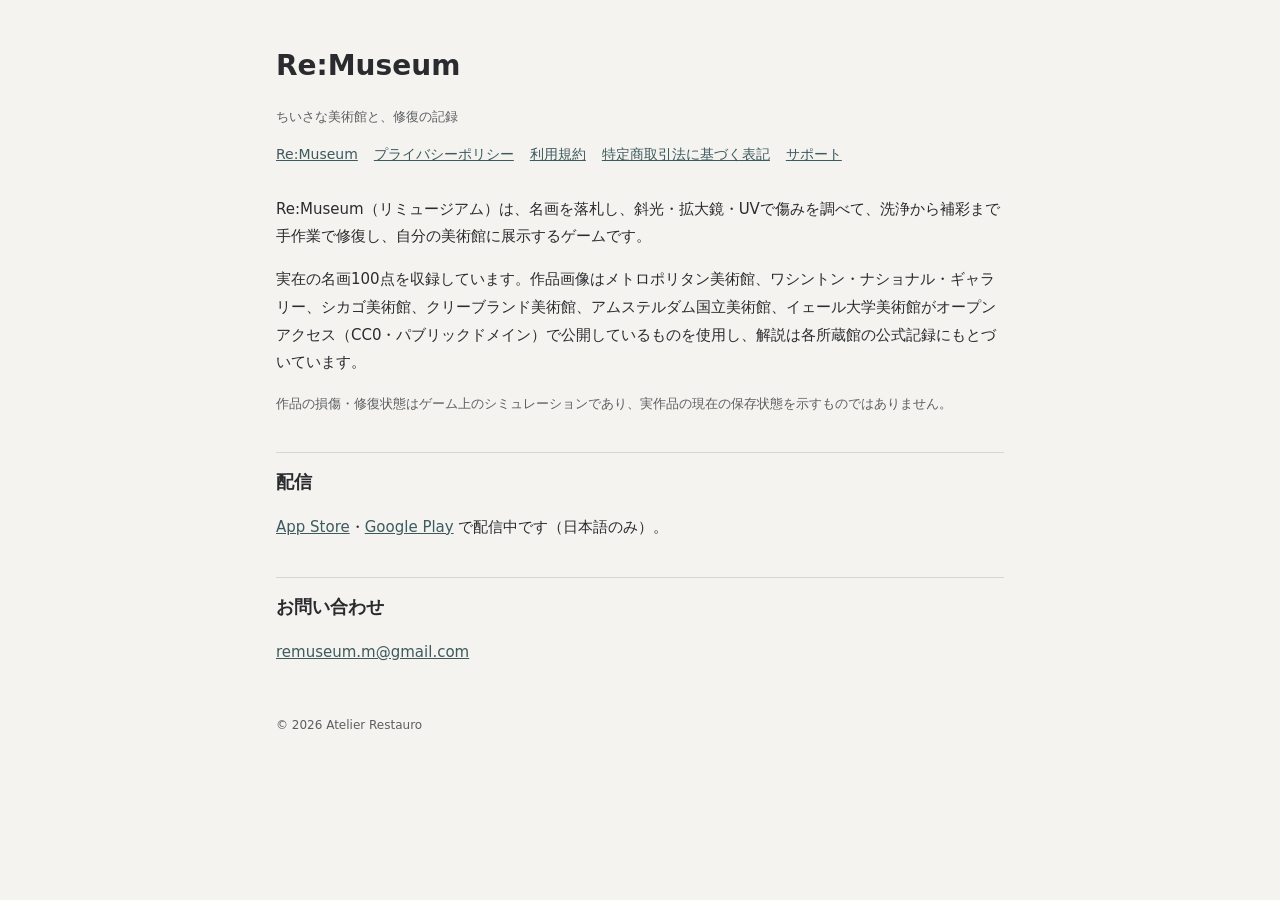
<file: index.html>
<!doctype html><html lang="ja"><head><meta charset="utf-8"><meta name="viewport" content="width=device-width,initial-scale=1"><title>Re:Museum</title><link rel="stylesheet" href="style.css"></head><body><main>
<h1>Re:Museum</h1><p class="sub">ちいさな美術館と、修復の記録</p><nav><a href="./">Re:Museum</a><a href="privacy.html">プライバシーポリシー</a><a href="terms.html">利用規約</a><a href="tokushoho.html">特定商取引法に基づく表記</a><a href="support.html">サポート</a></nav>
<p>Re:Museum（リミュージアム）は、名画を落札し、斜光・拡大鏡・UVで傷みを調べて、洗浄から補彩まで手作業で修復し、自分の美術館に展示するゲームです。</p>
<p>実在の名画100点を収録しています。作品画像はメトロポリタン美術館、ワシントン・ナショナル・ギャラリー、シカゴ美術館、クリーブランド美術館、アムステルダム国立美術館、イェール大学美術館がオープンアクセス（CC0・パブリックドメイン）で公開しているものを使用し、解説は各所蔵館の公式記録にもとづいています。</p>
<p class="sub">作品の損傷・修復状態はゲーム上のシミュレーションであり、実作品の現在の保存状態を示すものではありません。</p>
<h2>配信</h2><p id="dist">2026年11月20日（金）に App Store・Google Play で配信予定です（日本語のみ）。App Store では<a href="https://apps.apple.com/jp/app/re-museum/id6821240346">予約受付中</a>です。</p><script>// 11/20 0時（日本時間）から「配信中」に切り替える
if(new Date()>=new Date('2026-11-20T00:00:00+09:00')){document.getElementById('dist').innerHTML='<a href="https://apps.apple.com/jp/app/re-museum/id6821240346">App Store</a>・<a href="https://play.google.com/store/apps/details?id=jp.remuseum.app">Google Play</a> で配信中です（日本語のみ）。'}</script>
<h2>お問い合わせ</h2><p><a href="mailto:remuseum.m@gmail.com">remuseum.m@gmail.com</a></p><footer>© 2026 Atelier Restauro</footer>
</main></body></html>
</file>
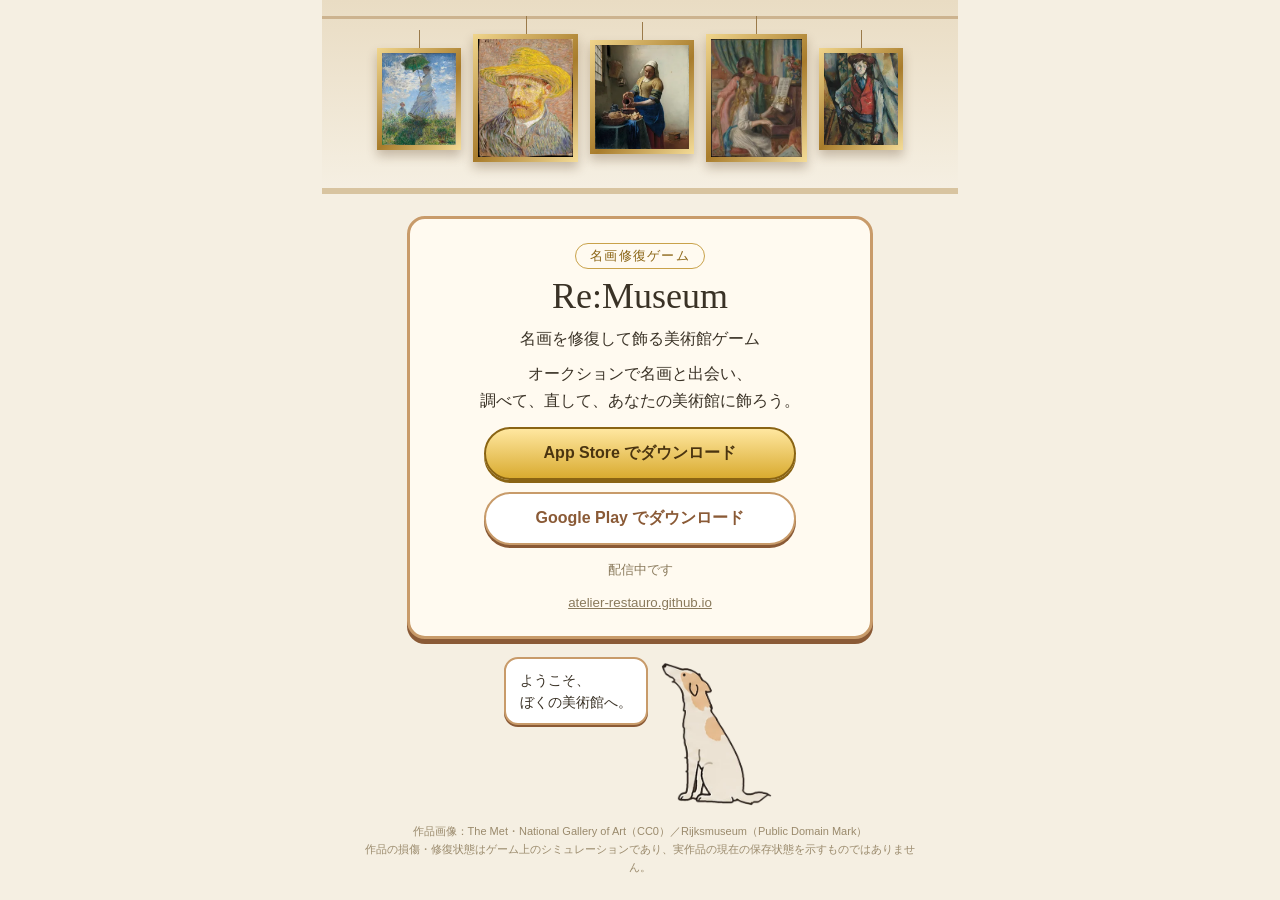
<file: app/index.html>
<!doctype html>
<html lang="ja"><head><meta charset="utf-8"><meta name="viewport" content="width=device-width,initial-scale=1">
<title>Re:Museum ダウンロード</title>
<meta name="description" content="名画を修復して飾る美術館ゲーム Re:Museum">
<meta property="og:title" content="Re:Museum｜名画を修復して飾る美術館ゲーム">
<meta property="og:description" content="オークションで名画と出会い、調べて、直して、あなたの美術館に飾ろう。">
<meta property="og:type" content="website"><meta property="og:url" content="https://atelier-restauro.github.io/app/">
<meta property="og:image" content="https://atelier-restauro.github.io/app/img/og.jpg"><meta property="og:image:width" content="1200"><meta property="og:image:height" content="630"><meta name="twitter:card" content="summary_large_image">
<style>
:root{--bg:#f5efe2;--ink:#3a3226;--wood:#c89b6a;--wood-d:#8a5a36;--gold:#c9a24a}
body{margin:0;background:var(--bg);color:var(--ink);font-family:"Hiragino Maru Gothic ProN","Yu Gothic",sans-serif;min-height:100vh;box-sizing:border-box;padding:0 16px 24px}
.wall{position:relative;max-width:620px;margin:0 auto;padding:34px 8px 26px;display:flex;justify-content:center;align-items:flex-start;gap:12px;background:linear-gradient(#e9dcc3,#f5efe2);border-bottom:6px solid #d8c4a0}
.wall:before{content:"";position:absolute;left:0;right:0;top:16px;height:3px;background:#b08a5a;opacity:.5}
.f{position:relative;padding:5px;background:linear-gradient(135deg,#f0d58c,#a87c2c 55%,#f4dc98);box-shadow:0 6px 10px rgba(80,50,20,.28);flex:0 1 auto}
.f:before{content:"";position:absolute;left:50%;top:-18px;width:1px;height:18px;background:#9a7a4a}
.f img{display:block;height:var(--h);width:auto;max-width:100%}
.f:nth-child(1){--h:92px;margin-top:14px}.f:nth-child(2){--h:118px}.f:nth-child(3){--h:104px;margin-top:6px}.f:nth-child(4){--h:118px}.f:nth-child(5){--h:92px;margin-top:14px}
@media(max-width:420px){.f:nth-child(1),.f:nth-child(5){display:none}}
.c{position:relative;max-width:420px;margin:22px auto 0;background:#fffaf0;border:3px solid var(--wood);border-radius:18px;box-shadow:0 5px 0 var(--wood-d);padding:24px 20px 26px;text-align:center}
h1{font-family:Georgia,serif;font-weight:500;font-size:36px;margin:0 0 4px}p{line-height:1.7;margin:8px 0}
.tag{display:inline-block;margin-bottom:6px;padding:3px 14px;border:1.5px solid var(--gold);border-radius:999px;font-size:13px;color:#8a6414;letter-spacing:.1em}
a.b{display:block;margin:12px auto 0;max-width:280px;padding:14px;border-radius:28px;text-decoration:none;font-weight:700;border:2px solid var(--wood);color:var(--wood-d);background:#fff;box-shadow:0 3px 0 var(--wood-d)}
a.b.pri{background:linear-gradient(#ffe7a0,#d9ab30);border-color:#8a6414;color:#4a3410;box-shadow:0 3px 0 #8a6414}
small{display:block;margin-top:16px;color:#8a7a5c}
.kancho{position:relative;max-width:420px;margin:18px auto 0;display:flex;align-items:flex-end;justify-content:center;gap:10px}
.kancho img{height:150px;width:auto;transform:scaleX(-1)}
.bub{position:relative;margin-bottom:84px;padding:10px 14px;background:#fff;border:2px solid var(--wood);border-radius:14px;font-size:14px;line-height:1.6;box-shadow:0 2px 0 var(--wood-d)}
.sp{display:none}@media(max-width:420px){.sp{display:inline}}
.cred{max-width:560px;margin:14px auto 0;font-size:11px;line-height:1.6;color:#9a8a6c;text-align:center}
</style></head><body>
<div class="wall" aria-hidden="true">
<div class="f"><img src="img/monet.webp" alt=""></div>
<div class="f"><img src="img/vangogh.webp" alt=""></div>
<div class="f"><img src="img/milkmaid.webp" alt=""></div>
<div class="f"><img src="img/pianogirls.webp" alt=""></div>
<div class="f"><img src="img/cezanne.webp" alt=""></div>
</div>
<div class="c">
<span class="tag">名画修復ゲーム</span>
<h1>Re:Museum</h1><p>名画を修復して飾る美術館ゲーム</p>
<p>オークションで名画と出会い、<br>調べて、直して、<br class="sp">あなたの美術館に飾ろう。</p>
<a class="b pri" id="ios" href="#">App Store でダウンロード</a>
<a class="b" id="and" href="https://play.google.com/store/apps/details?id=jp.remuseum.app">Google Play でダウンロード</a>
<small id="soon">2026年11月20日 配信予定</small>
<small><a href="../" style="color:#8a7a5c">atelier-restauro.github.io</a></small>
</div>
<div class="kancho"><div class="bub">ようこそ、<br>ぼくの美術館へ。</div><img src="img/kancho.webp" alt="館長のボルゾイ"></div>
<p class="cred">作品画像：The Met・National Gallery of Art（CC0）／Rijksmuseum（Public Domain Mark）<br>作品の損傷・修復状態はゲーム上のシミュレーションであり、実作品の現在の保存状態を示すものではありません。</p>
<script>
// iOS：11/11〜予約注文受付中、11/20〜配信。Android：11/20 朝に公開
var IOS_URL='https://apps.apple.com/jp/app/re-museum/id6821240346';var AND_URL=document.getElementById('and').href;var ua=navigator.userAgent;
var LIVE=new Date()>=new Date('2026-11-20T00:00:00+09:00');
var ios=document.getElementById('ios'),and=document.getElementById('and'),soon=document.getElementById('soon');
ios.href=IOS_URL;ios.textContent=LIVE?'App Store でダウンロード':'App Store で予約する';
if(!LIVE){and.removeAttribute('href');and.textContent='Google Play（11月20日 配信）';and.style.opacity=.7;soon.textContent='2026年11月20日（金）配信。App Store では予約受付中です'}else{soon.textContent='配信中です'}
var isIOS=/iPhone|iPad|iPod/.test(ua)||(/Macintosh/.test(ua)&&'ontouchend' in document),isAnd=/Android/.test(ua);
if(location.search.indexOf('stay')<0){if(isIOS)location.replace(IOS_URL);else if(isAnd&&LIVE)location.replace(AND_URL)}
</script></body></html>
</file>
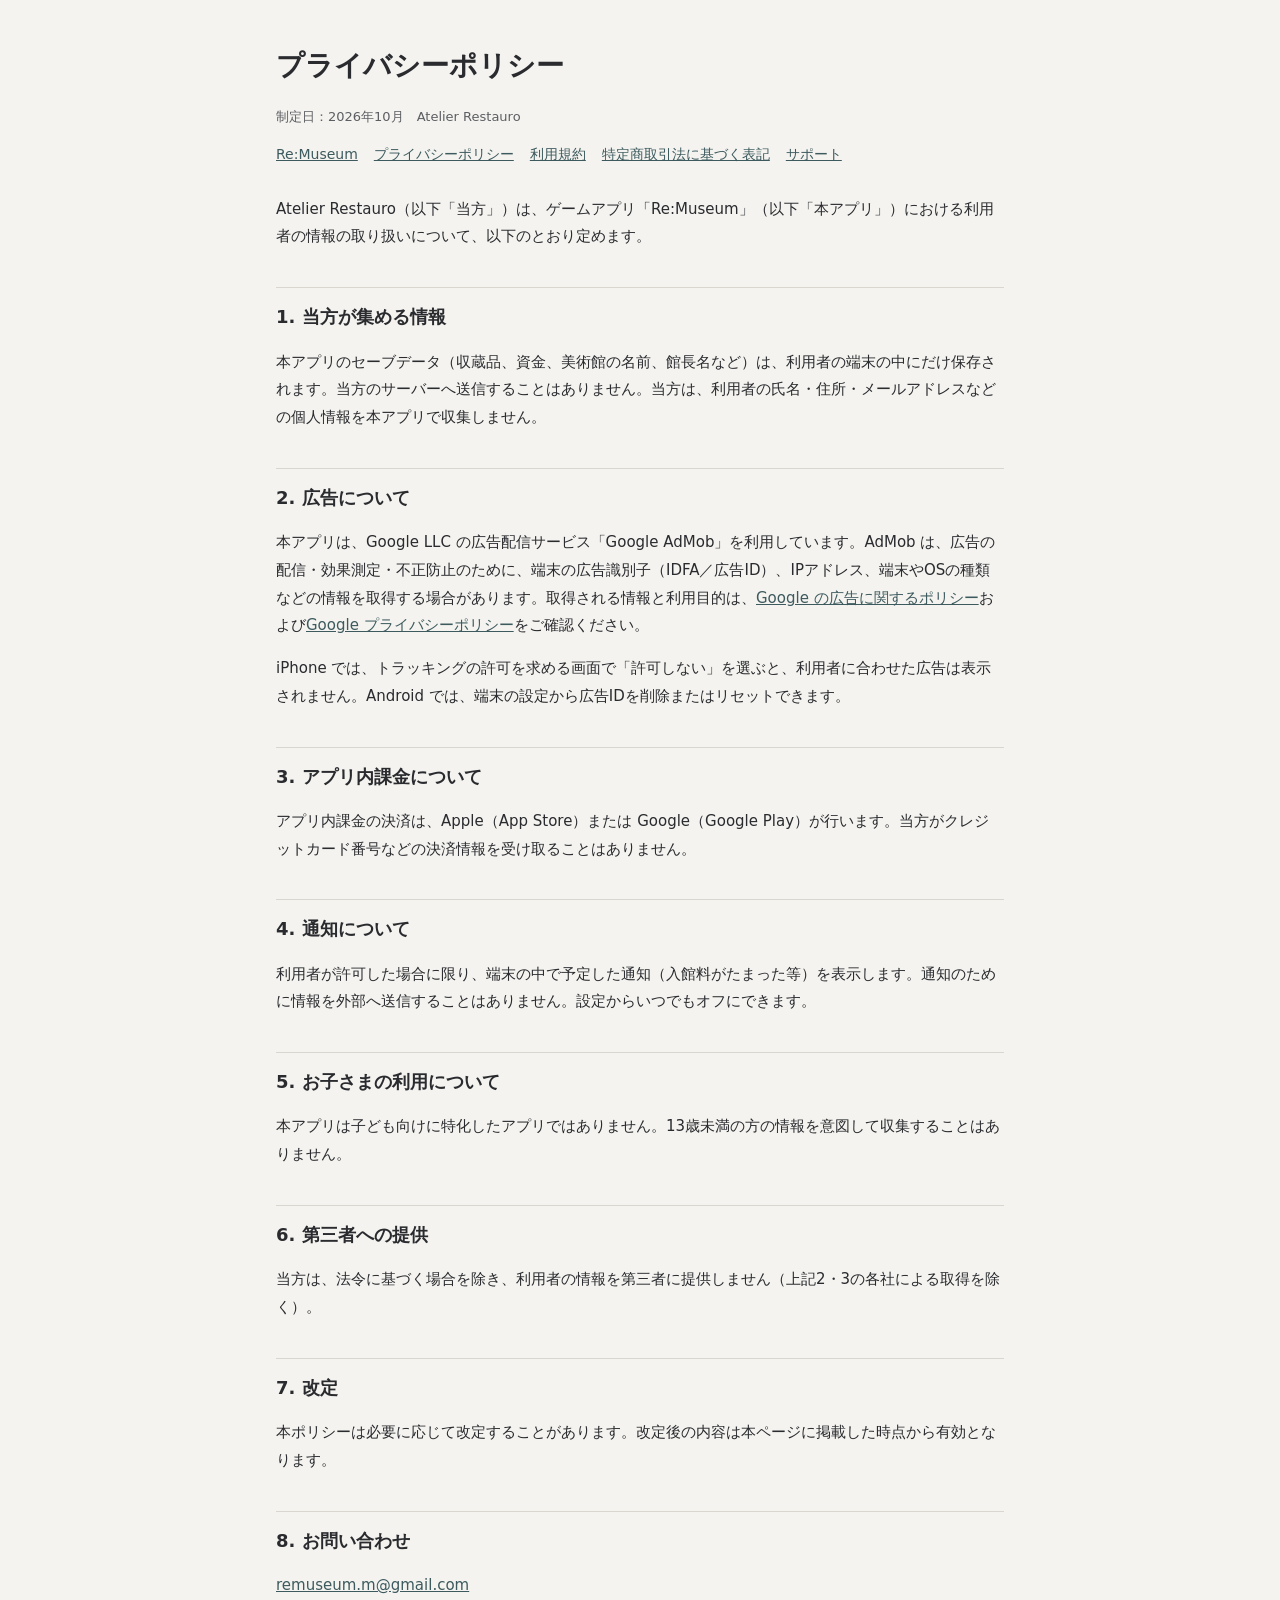
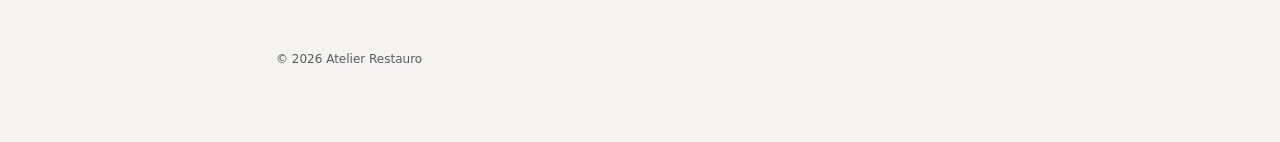
<file: privacy.html>
<!doctype html><html lang="ja"><head><meta charset="utf-8"><meta name="viewport" content="width=device-width,initial-scale=1"><title>プライバシーポリシー | Re:Museum</title><link rel="stylesheet" href="style.css"></head><body><main>
<h1>プライバシーポリシー</h1><p class="sub">制定日：2026年10月　Atelier Restauro</p><nav><a href="./">Re:Museum</a><a href="privacy.html">プライバシーポリシー</a><a href="terms.html">利用規約</a><a href="tokushoho.html">特定商取引法に基づく表記</a><a href="support.html">サポート</a></nav>
<p>Atelier Restauro（以下「当方」）は、ゲームアプリ「Re:Museum」（以下「本アプリ」）における利用者の情報の取り扱いについて、以下のとおり定めます。</p>
<h2>1. 当方が集める情報</h2><p>本アプリのセーブデータ（収蔵品、資金、美術館の名前、館長名など）は、利用者の端末の中にだけ保存されます。当方のサーバーへ送信することはありません。当方は、利用者の氏名・住所・メールアドレスなどの個人情報を本アプリで収集しません。</p>
<h2>2. 広告について</h2><p>本アプリは、Google LLC の広告配信サービス「Google AdMob」を利用しています。AdMob は、広告の配信・効果測定・不正防止のために、端末の広告識別子（IDFA／広告ID）、IPアドレス、端末やOSの種類などの情報を取得する場合があります。取得される情報と利用目的は、<a href="https://policies.google.com/technologies/ads?hl=ja">Google の広告に関するポリシー</a>および<a href="https://policies.google.com/privacy?hl=ja">Google プライバシーポリシー</a>をご確認ください。</p>
<p>iPhone では、トラッキングの許可を求める画面で「許可しない」を選ぶと、利用者に合わせた広告は表示されません。Android では、端末の設定から広告IDを削除またはリセットできます。</p>
<h2>3. アプリ内課金について</h2><p>アプリ内課金の決済は、Apple（App Store）または Google（Google Play）が行います。当方がクレジットカード番号などの決済情報を受け取ることはありません。</p>
<h2>4. 通知について</h2><p>利用者が許可した場合に限り、端末の中で予定した通知（入館料がたまった等）を表示します。通知のために情報を外部へ送信することはありません。設定からいつでもオフにできます。</p>
<h2>5. お子さまの利用について</h2><p>本アプリは子ども向けに特化したアプリではありません。13歳未満の方の情報を意図して収集することはありません。</p>
<h2>6. 第三者への提供</h2><p>当方は、法令に基づく場合を除き、利用者の情報を第三者に提供しません（上記2・3の各社による取得を除く）。</p>
<h2>7. 改定</h2><p>本ポリシーは必要に応じて改定することがあります。改定後の内容は本ページに掲載した時点から有効となります。</p>
<h2>8. お問い合わせ</h2><p><a href="mailto:remuseum.m@gmail.com">remuseum.m@gmail.com</a></p><footer>© 2026 Atelier Restauro</footer>
</main></body></html>
</file>
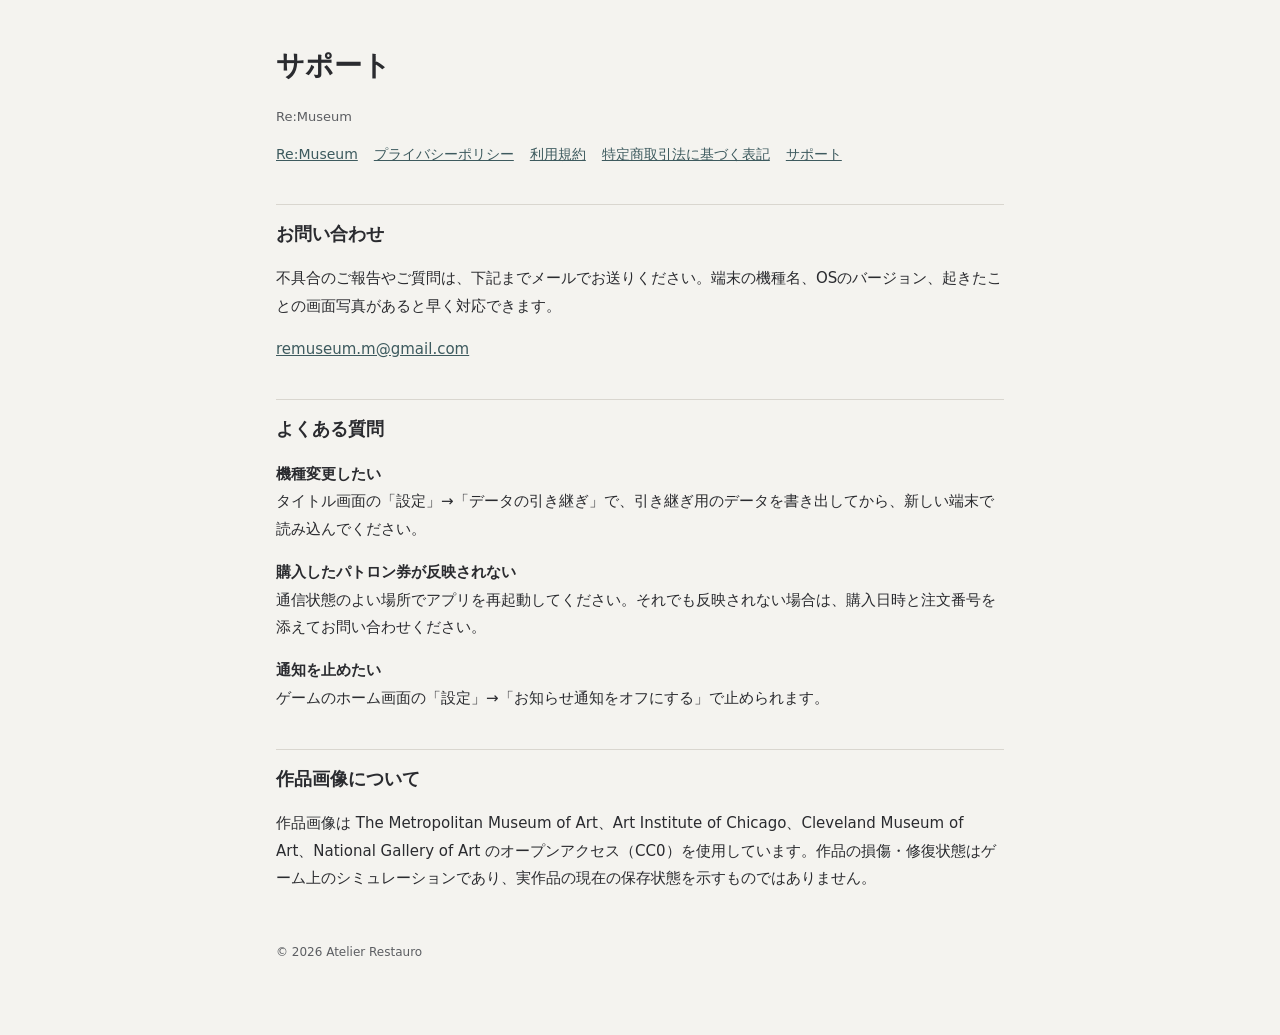
<file: support.html>
<!doctype html><html lang="ja"><head><meta charset="utf-8"><meta name="viewport" content="width=device-width,initial-scale=1"><title>サポート | Re:Museum</title><link rel="stylesheet" href="style.css"></head><body><main>
<h1>サポート</h1><p class="sub">Re:Museum</p><nav><a href="./">Re:Museum</a><a href="privacy.html">プライバシーポリシー</a><a href="terms.html">利用規約</a><a href="tokushoho.html">特定商取引法に基づく表記</a><a href="support.html">サポート</a></nav>
<h2>お問い合わせ</h2><p>不具合のご報告やご質問は、下記までメールでお送りください。端末の機種名、OSのバージョン、起きたことの画面写真があると早く対応できます。</p><p><a href="mailto:remuseum.m@gmail.com">remuseum.m@gmail.com</a></p>
<h2>よくある質問</h2>
<p><b>機種変更したい</b><br>タイトル画面の「設定」→「データの引き継ぎ」で、引き継ぎ用のデータを書き出してから、新しい端末で読み込んでください。</p>
<p><b>購入したパトロン券が反映されない</b><br>通信状態のよい場所でアプリを再起動してください。それでも反映されない場合は、購入日時と注文番号を添えてお問い合わせください。</p>
<p><b>通知を止めたい</b><br>ゲームのホーム画面の「設定」→「お知らせ通知をオフにする」で止められます。</p>
<h2>作品画像について</h2><p>作品画像は The Metropolitan Museum of Art、Art Institute of Chicago、Cleveland Museum of Art、National Gallery of Art のオープンアクセス（CC0）を使用しています。作品の損傷・修復状態はゲーム上のシミュレーションであり、実作品の現在の保存状態を示すものではありません。</p><footer>© 2026 Atelier Restauro</footer>
</main></body></html>
</file>
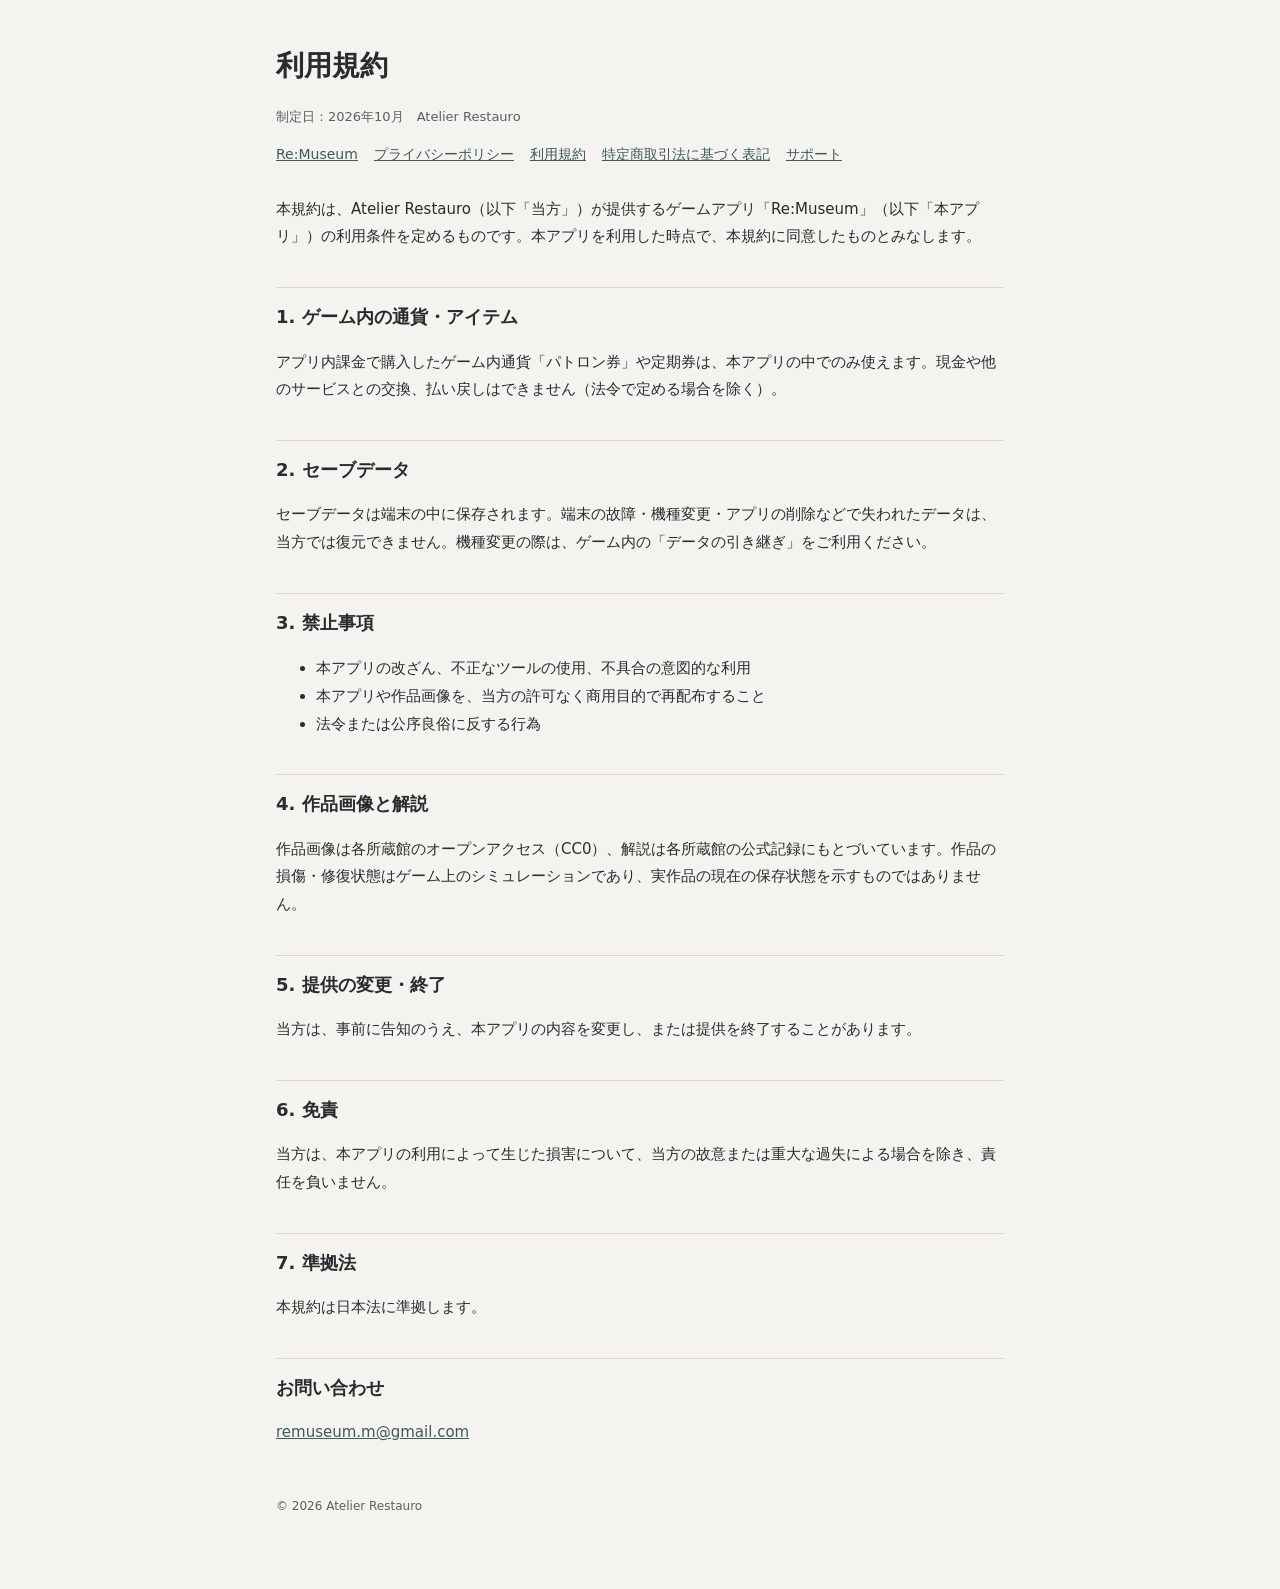
<file: terms.html>
<!doctype html><html lang="ja"><head><meta charset="utf-8"><meta name="viewport" content="width=device-width,initial-scale=1"><title>利用規約 | Re:Museum</title><link rel="stylesheet" href="style.css"></head><body><main>
<h1>利用規約</h1><p class="sub">制定日：2026年10月　Atelier Restauro</p><nav><a href="./">Re:Museum</a><a href="privacy.html">プライバシーポリシー</a><a href="terms.html">利用規約</a><a href="tokushoho.html">特定商取引法に基づく表記</a><a href="support.html">サポート</a></nav>
<p>本規約は、Atelier Restauro（以下「当方」）が提供するゲームアプリ「Re:Museum」（以下「本アプリ」）の利用条件を定めるものです。本アプリを利用した時点で、本規約に同意したものとみなします。</p>
<h2>1. ゲーム内の通貨・アイテム</h2><p>アプリ内課金で購入したゲーム内通貨「パトロン券」や定期券は、本アプリの中でのみ使えます。現金や他のサービスとの交換、払い戻しはできません（法令で定める場合を除く）。</p>
<h2>2. セーブデータ</h2><p>セーブデータは端末の中に保存されます。端末の故障・機種変更・アプリの削除などで失われたデータは、当方では復元できません。機種変更の際は、ゲーム内の「データの引き継ぎ」をご利用ください。</p>
<h2>3. 禁止事項</h2><ul><li>本アプリの改ざん、不正なツールの使用、不具合の意図的な利用</li><li>本アプリや作品画像を、当方の許可なく商用目的で再配布すること</li><li>法令または公序良俗に反する行為</li></ul>
<h2>4. 作品画像と解説</h2><p>作品画像は各所蔵館のオープンアクセス（CC0）、解説は各所蔵館の公式記録にもとづいています。作品の損傷・修復状態はゲーム上のシミュレーションであり、実作品の現在の保存状態を示すものではありません。</p>
<h2>5. 提供の変更・終了</h2><p>当方は、事前に告知のうえ、本アプリの内容を変更し、または提供を終了することがあります。</p>
<h2>6. 免責</h2><p>当方は、本アプリの利用によって生じた損害について、当方の故意または重大な過失による場合を除き、責任を負いません。</p>
<h2>7. 準拠法</h2><p>本規約は日本法に準拠します。</p>
<h2>お問い合わせ</h2><p><a href="mailto:remuseum.m@gmail.com">remuseum.m@gmail.com</a></p><footer>© 2026 Atelier Restauro</footer>
</main></body></html>
</file>
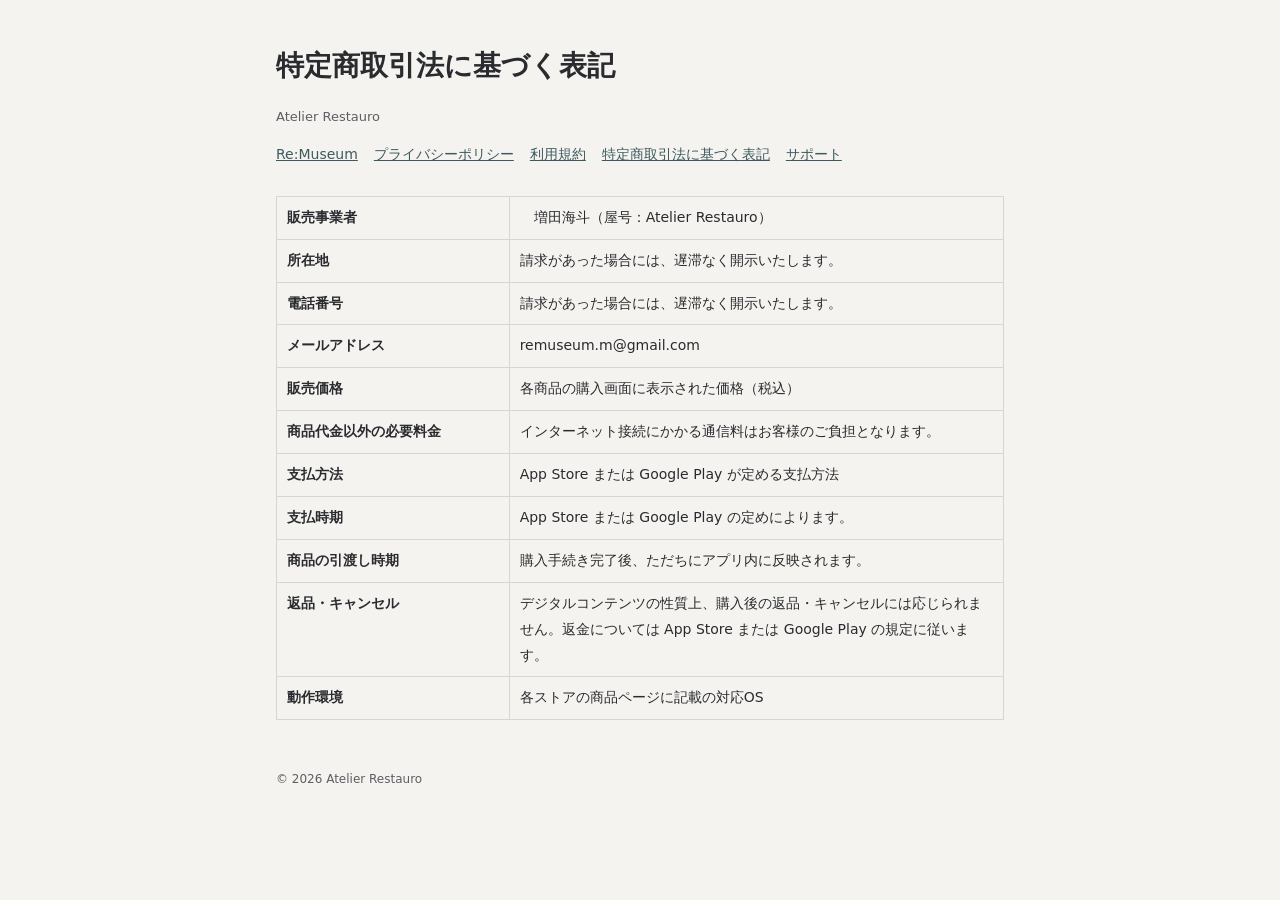
<file: tokushoho.html>
<!doctype html><html lang="ja"><head><meta charset="utf-8"><meta name="viewport" content="width=device-width,initial-scale=1"><title>特定商取引法に基づく表記 | Re:Museum</title><link rel="stylesheet" href="style.css"></head><body><main>
<h1>特定商取引法に基づく表記</h1><p class="sub">Atelier Restauro</p><nav><a href="./">Re:Museum</a><a href="privacy.html">プライバシーポリシー</a><a href="terms.html">利用規約</a><a href="tokushoho.html">特定商取引法に基づく表記</a><a href="support.html">サポート</a></nav>
<table>
<tr><th>販売事業者</th><td>　増田海斗（屋号：Atelier Restauro）</td></tr>
<tr><th>所在地</th><td>請求があった場合には、遅滞なく開示いたします。</td></tr>
<tr><th>電話番号</th><td>請求があった場合には、遅滞なく開示いたします。</td></tr>
<tr><th>メールアドレス</th><td>remuseum.m@gmail.com</td></tr>
<tr><th>販売価格</th><td>各商品の購入画面に表示された価格（税込）</td></tr>
<tr><th>商品代金以外の必要料金</th><td>インターネット接続にかかる通信料はお客様のご負担となります。</td></tr>
<tr><th>支払方法</th><td>App Store または Google Play が定める支払方法</td></tr>
<tr><th>支払時期</th><td>App Store または Google Play の定めによります。</td></tr>
<tr><th>商品の引渡し時期</th><td>購入手続き完了後、ただちにアプリ内に反映されます。</td></tr>
<tr><th>返品・キャンセル</th><td>デジタルコンテンツの性質上、購入後の返品・キャンセルには応じられません。返金については App Store または Google Play の規定に従います。</td></tr>
<tr><th>動作環境</th><td>各ストアの商品ページに記載の対応OS</td></tr>
</table><footer>© 2026 Atelier Restauro</footer>
</main></body></html>
</file>
<file: style.css>
:root{--bg:#f4f3ef;--ink:#2a2b2f;--sub:#5c5e62;--line:#d9d6cf;--accent:#3d5a5e}
@media (prefers-color-scheme:dark){:root{--bg:#1c1d20;--ink:#ecebe6;--sub:#a9aaa6;--line:#3a3b3f;--accent:#8fb3b7}}
*{box-sizing:border-box}body{margin:0;background:var(--bg);color:var(--ink);font-family:"Hiragino Sans","Noto Sans JP",system-ui,sans-serif;line-height:1.85}
main{max-width:760px;margin:0 auto;padding:40px 16px 72px}h1{font-size:28px;margin:0 0 4px}h2{font-size:18px;margin:36px 0 8px;padding-top:12px;border-top:1px solid var(--line)}
p,li{font-size:15px}.sub{color:var(--sub);font-size:13px}a{color:var(--accent)}nav{display:flex;flex-wrap:wrap;gap:6px 16px;font-size:14px;margin:8px 0 28px}
table{border-collapse:collapse;width:100%;font-size:14px}th,td{border:1px solid var(--line);padding:8px 10px;text-align:left;vertical-align:top}th{width:32%;font-weight:600}
footer{margin-top:48px;color:var(--sub);font-size:12px}
</file>
